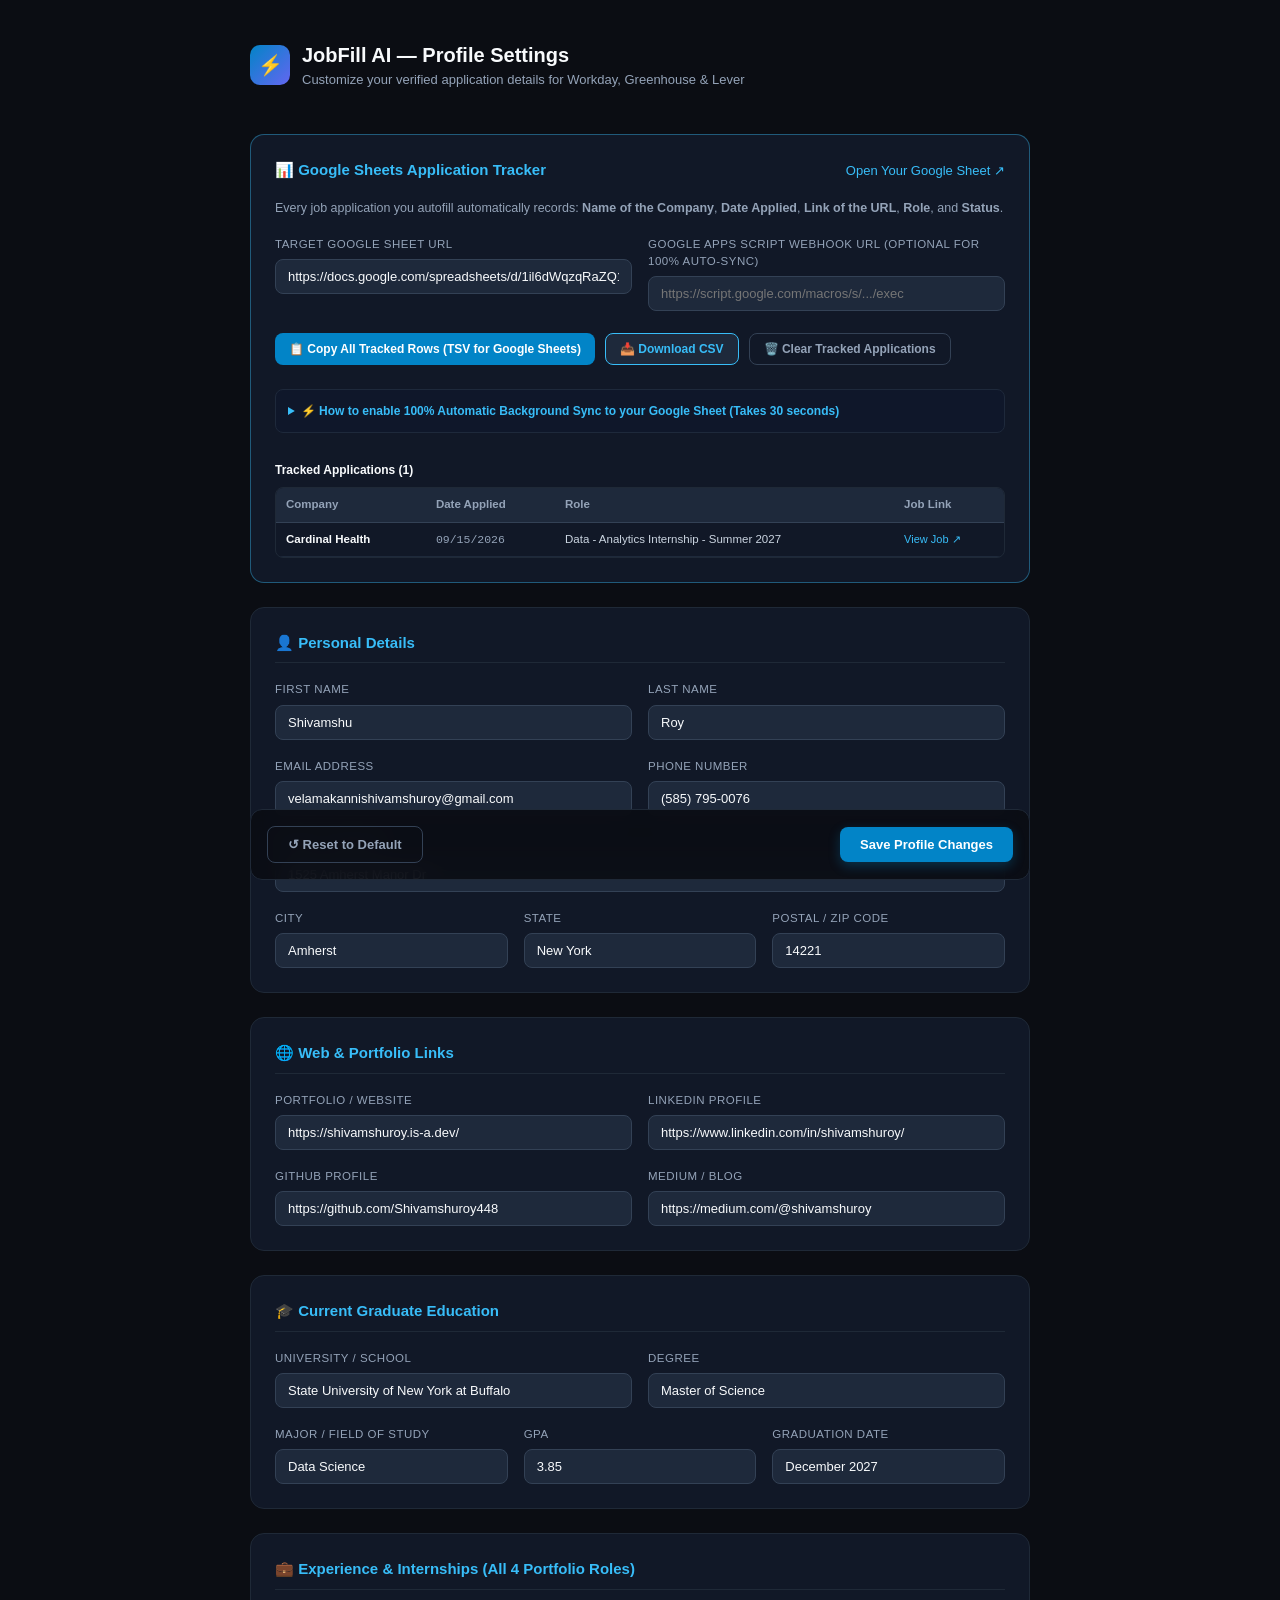
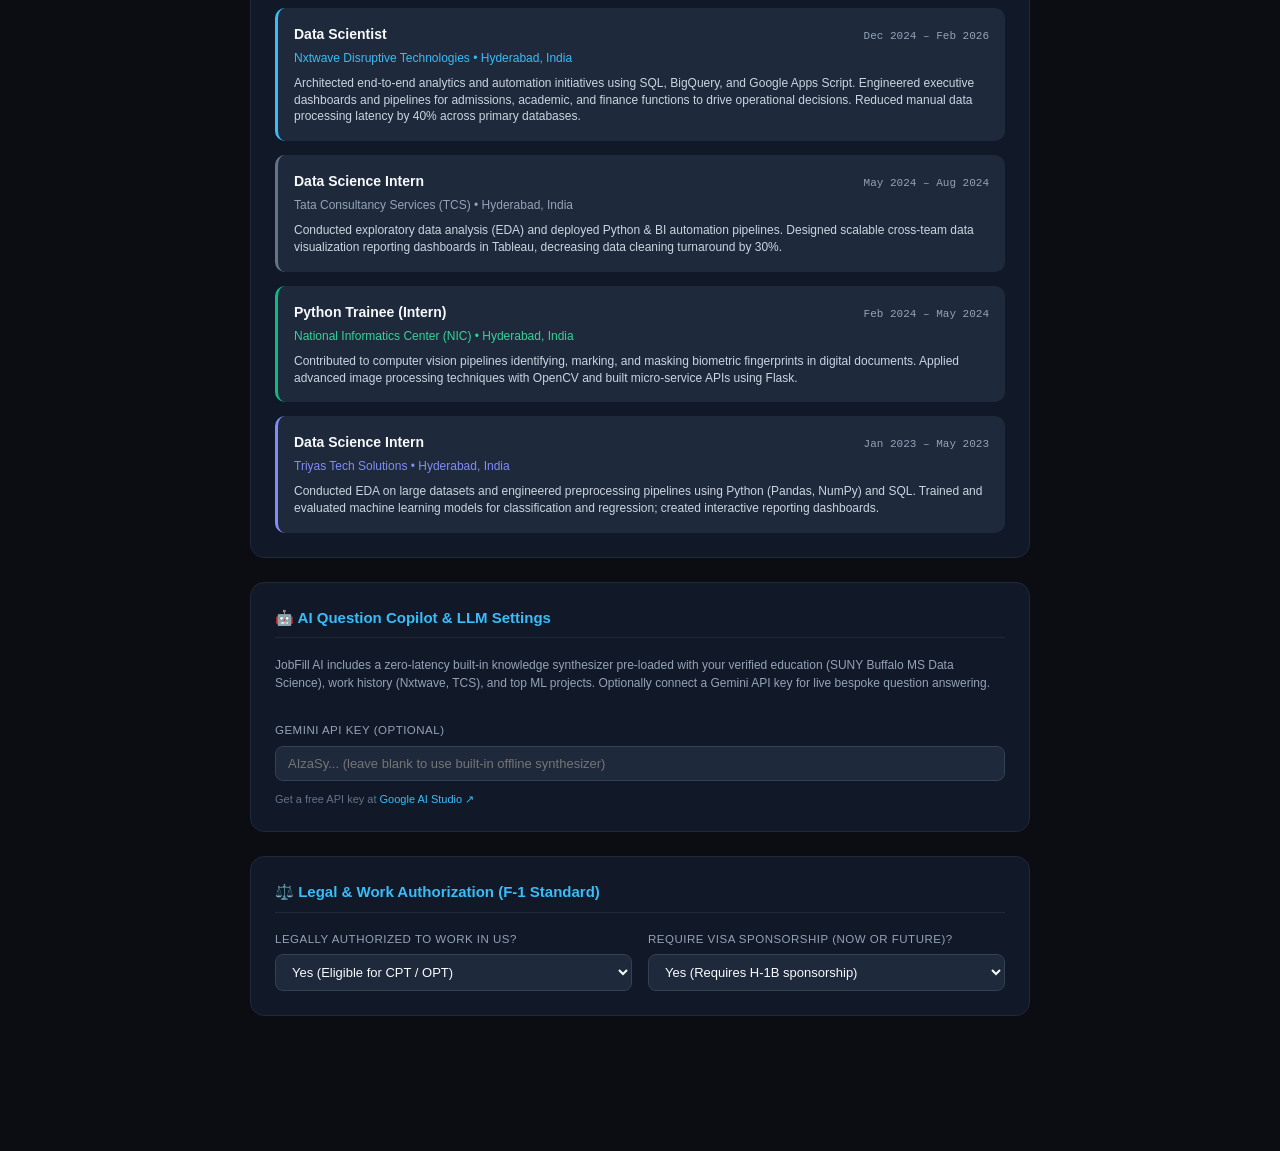
<file: options.html>
<!DOCTYPE html>
<html lang="en">
<head>
  <meta charset="UTF-8">
  <title>JobFill AI — Profile &amp; Application Settings</title>
  <style>
    :root {
      --bg: #0b0d13;
      --card-bg: #111827;
      --border: #1f2937;
      --text: #f8fafc;
      --muted: #94a3b8;
      --primary: #0284c7;
      --accent: #38bdf8;
    }
    * { box-sizing: border-box; margin: 0; padding: 0; }
    body {
      background: var(--bg);
      color: var(--text);
      font-family: -apple-system, BlinkMacSystemFont, "Segoe UI", Roboto, sans-serif;
      padding: 40px 20px;
      line-height: 1.5;
    }
    .container {
      max-width: 780px;
      margin: 0 auto;
      display: flex;
      flex-direction: column;
      gap: 24px;
    }
    .header {
      display: flex;
      align-items: center;
      justify-content: space-between;
      border-b: 1px solid var(--border);
      padding-bottom: 20px;
    }
    .brand {
      display: flex;
      align-items: center;
      gap: 12px;
    }
    .logo {
      width: 40px;
      height: 40px;
      border-radius: 10px;
      background: linear-gradient(135deg, #0284c7, #6366f1);
      display: flex;
      align-items: center;
      justify-content: center;
      font-size: 20px;
    }
    .title { font-size: 20px; font-weight: 700; color: var(--text); }
    .subtitle { font-size: 13px; color: var(--muted); }
    .card {
      background: var(--card-bg);
      border: 1px solid var(--border);
      border-radius: 14px;
      padding: 24px;
      display: flex;
      flex-direction: column;
      gap: 18px;
    }
    .card-title {
      font-size: 15px;
      font-weight: 600;
      color: var(--accent);
      border-bottom: 1px solid var(--border);
      padding-bottom: 8px;
    }
    .grid-2 {
      display: grid;
      grid-template-columns: 1fr 1fr;
      gap: 16px;
    }
    .grid-3 {
      display: grid;
      grid-template-columns: 1fr 1fr 1fr;
      gap: 16px;
    }
    .field {
      display: flex;
      flex-direction: column;
      gap: 6px;
    }
    label {
      font-size: 11.5px;
      font-weight: 500;
      color: var(--muted);
      text-transform: uppercase;
      letter-spacing: 0.5px;
    }
    input, select, textarea {
      background: #1e293b;
      border: 1px solid #334155;
      color: var(--text);
      padding: 9px 12px;
      border-radius: 8px;
      font-size: 13px;
      outline: none;
      transition: border-color 0.2s;
    }
    input:focus, select:focus, textarea:focus {
      border-color: var(--accent);
    }
    .actions {
      display: flex;
      justify-content: space-between;
      align-items: center;
      position: sticky;
      bottom: 20px;
      background: rgba(11, 13, 19, 0.9);
      backdrop-filter: blur(10px);
      padding: 16px;
      border-radius: 12px;
      border: 1px solid var(--border);
    }
    .btn {
      padding: 10px 20px;
      border-radius: 8px;
      font-size: 13px;
      font-weight: 600;
      cursor: pointer;
      border: none;
      transition: all 0.2s;
    }
    .btn-save {
      background: #0284c7;
      color: white;
      box-shadow: 0 4px 12px rgba(2, 132, 199, 0.3);
    }
    .btn-save:hover { background: #0369a1; }
    .btn-reset {
      background: transparent;
      color: var(--muted);
      border: 1px solid #334155;
    }
    .btn-reset:hover { color: #f87171; border-color: #f87171; }
    .toast {
      color: #34d399;
      font-size: 12px;
      font-weight: 500;
      opacity: 0;
      transition: opacity 0.3s ease;
    }
    .toast.show { opacity: 1; }
  </style>
</head>
<body>
  <div class="container">
    <header class="header">
      <div class="brand">
        <div class="logo">⚡</div>
        <div>
          <h1 class="title">JobFill AI — Profile Settings</h1>
          <p class="subtitle">Customize your verified application details for Workday, Greenhouse &amp; Lever</p>
        </div>
      </div>
    </header>

    <!-- Google Sheets Application Tracker & Sync Card -->
    <div class="card" style="border-color: rgba(56, 189, 248, 0.4);">
      <div style="display: flex; justify-content: space-between; align-items: baseline;">
        <h2 class="card-title" style="border-bottom: none; padding-bottom: 0;">📊 Google Sheets Application Tracker</h2>
        <a href="https://docs.google.com/spreadsheets/d/1il6dWqzqRaZQ1fFpsBXPlZcMnh_GO5M1YcRDlKI8nrA/edit?usp=sharing" target="_blank" style="color: #38bdf8; font-size: 13px; text-decoration: none; font-weight: 500;">
          Open Your Google Sheet &nearr;
        </a>
      </div>
      <p style="font-size: 12.5px; color: #94a3b8; line-height: 1.5;">
        Every job application you autofill automatically records: <b>Name of the Company</b>, <b>Date Applied</b>, <b>Link of the URL</b>, <b>Role</b>, and <b>Status</b>.
      </p>

      <div class="grid-2">
        <div class="field">
          <label>Target Google Sheet URL</label>
          <input type="text" id="t-sheetUrl" value="https://docs.google.com/spreadsheets/d/1il6dWqzqRaZQ1fFpsBXPlZcMnh_GO5M1YcRDlKI8nrA/edit?usp=sharing">
        </div>
        <div class="field">
          <label>Google Apps Script Webhook URL (Optional for 100% Auto-Sync)</label>
          <input type="text" id="t-webhookUrl" placeholder="https://script.google.com/macros/s/.../exec">
        </div>
      </div>

      <!-- Quick Actions for Google Sheets -->
      <div style="display: flex; gap: 10px; flex-wrap: wrap; margin-top: 4px;">
        <button type="button" id="t-btn-copy-tsv" class="btn" style="background: #0284c7; color: white; padding: 8px 14px; font-size: 12px;">
          📋 Copy All Tracked Rows (TSV for Google Sheets)
        </button>
        <button type="button" id="t-btn-download-csv" class="btn" style="background: #1e293b; color: #38bdf8; border: 1px solid #38bdf8; padding: 8px 14px; font-size: 12px;">
          📥 Download CSV
        </button>
        <button type="button" id="t-btn-clear" class="btn" style="background: transparent; color: #94a3b8; border: 1px solid #334155; padding: 8px 14px; font-size: 12px;">
          🗑️ Clear Tracked Applications
        </button>
      </div>

      <!-- Apps Script Webhook Instructions Accordion -->
      <details style="background: #0f172a; border: 1px solid #1e293b; border-radius: 8px; padding: 12px; margin-top: 6px;">
        <summary style="cursor: pointer; font-size: 12px; font-weight: 600; color: #38bdf8; user-select: none;">
          ⚡ How to enable 100% Automatic Background Sync to your Google Sheet (Takes 30 seconds)
        </summary>
        <div style="margin-top: 12px; font-size: 12px; color: #cbd5e1; line-height: 1.6; display: flex; flex-direction: column; gap: 8px;">
          <p>1. Open your <a href="https://docs.google.com/spreadsheets/d/1il6dWqzqRaZQ1fFpsBXPlZcMnh_GO5M1YcRDlKI8nrA/edit?usp=sharing" target="_blank" style="color: #38bdf8;">Google Sheet</a>.</p>
          <p>2. In the top menu bar, click <b>Extensions &gt; Apps Script</b>.</p>
          <p>3. Delete any default code in the editor, and paste this script:</p>
          <div style="position: relative;">
            <pre id="apps-script-code" style="background: #020617; border: 1px solid #334155; border-radius: 6px; padding: 10px; font-family: monospace; font-size: 11px; overflow-x: auto; color: #38bdf8;">function doPost(e) {
  try {
    var sheet = SpreadsheetApp.getActiveSpreadsheet().getActiveSheet();
    var data = JSON.parse(e.postData.contents);
    if (sheet.getLastRow() === 0) {
      sheet.appendRow(["Name of the Company", "Date Applied", "Link of the URL", "Role", "Status"]);
    }
    sheet.appendRow([
      data.company || "Unknown",
      data.dateApplied || Utilities.formatDate(new Date(), "GMT-4", "MM/dd/yyyy"),
      data.url || "",
      data.role || "",
      data.status || "Applied"
    ]);
    return ContentService.createTextOutput(JSON.stringify({ result: "success" })).setMimeType(ContentService.MimeType.JSON);
  } catch (err) {
    return ContentService.createTextOutput(JSON.stringify({ error: err.toString() })).setMimeType(ContentService.MimeType.JSON);
  }
}</pre>
            <button type="button" id="btn-copy-script" style="position: absolute; top: 8px; right: 8px; background: #1e293b; color: #f8fafc; border: 1px solid #475569; border-radius: 4px; padding: 3px 8px; font-size: 10px; cursor: pointer;">
              Copy Code
            </button>
          </div>
          <p>4. In the Apps Script top-right, click <b>Deploy &gt; New deployment</b>.</p>
          <p>5. Click the gear icon ⚙️ next to "Select type" &gt; choose <b>Web app</b>.</p>
          <p>6. Set <b>Execute as: Me</b> and <b>Who has access: Anyone</b>. Click <b>Deploy</b>.</p>
          <p>7. Copy the <b>Web App URL</b> (ends in <code>/exec</code>) and paste it into the Webhook URL field above!</p>
        </div>
      </details>

      <!-- Tracked History Table -->
      <div style="margin-top: 10px;">
        <div style="font-size: 12px; font-weight: 600; color: #f8fafc; margin-bottom: 8px;">
          Tracked Applications (<span id="t-app-count">0</span>)
        </div>
        <div style="max-height: 180px; overflow-y: auto; border: 1px solid #1f2937; border-radius: 8px;">
          <table style="width: 100%; border-collapse: collapse; font-size: 11.5px; text-align: left;">
            <thead>
              <tr style="background: #1e293b; color: #94a3b8; border-bottom: 1px solid #334155;">
                <th style="padding: 8px 10px;">Company</th>
                <th style="padding: 8px 10px;">Date Applied</th>
                <th style="padding: 8px 10px;">Role</th>
                <th style="padding: 8px 10px;">Job Link</th>
              </tr>
            </thead>
            <tbody id="t-app-tbody">
              <!-- Rendered dynamically -->
            </tbody>
          </table>
        </div>
      </div>
    </div>

    <!-- Personal Info -->
    <div class="card">
      <h2 class="card-title">👤 Personal Details</h2>
      <div class="grid-2">
        <div class="field">
          <label>First Name</label>
          <input type="text" id="p-firstName">
        </div>
        <div class="field">
          <label>Last Name</label>
          <input type="text" id="p-lastName">
        </div>
      </div>
      <div class="grid-2">
        <div class="field">
          <label>Email Address</label>
          <input type="email" id="p-email">
        </div>
        <div class="field">
          <label>Phone Number</label>
          <input type="tel" id="p-phone">
        </div>
      </div>
      <div class="field">
        <label>Street Address</label>
        <input type="text" id="p-address">
      </div>
      <div class="grid-3">
        <div class="field">
          <label>City</label>
          <input type="text" id="p-city">
        </div>
        <div class="field">
          <label>State</label>
          <input type="text" id="p-state">
        </div>
        <div class="field">
          <label>Postal / ZIP Code</label>
          <input type="text" id="p-postal">
        </div>
      </div>
    </div>

    <!-- Web & Social Links -->
    <div class="card">
      <h2 class="card-title">🌐 Web &amp; Portfolio Links</h2>
      <div class="grid-2">
        <div class="field">
          <label>Portfolio / Website</label>
          <input type="url" id="p-website">
        </div>
        <div class="field">
          <label>LinkedIn Profile</label>
          <input type="url" id="p-linkedin">
        </div>
      </div>
      <div class="grid-2">
        <div class="field">
          <label>GitHub Profile</label>
          <input type="url" id="p-github">
        </div>
        <div class="field">
          <label>Medium / Blog</label>
          <input type="url" id="p-medium">
        </div>
      </div>
    </div>

    <!-- Education -->
    <div class="card">
      <h2 class="card-title">🎓 Current Graduate Education</h2>
      <div class="grid-2">
        <div class="field">
          <label>University / School</label>
          <input type="text" id="p-school">
        </div>
        <div class="field">
          <label>Degree</label>
          <input type="text" id="p-degree">
        </div>
      </div>
      <div class="grid-3">
        <div class="field">
          <label>Major / Field of Study</label>
          <input type="text" id="p-major">
        </div>
        <div class="field">
          <label>GPA</label>
          <input type="text" id="p-gpa">
        </div>
        <div class="field">
          <label>Graduation Date</label>
          <input type="text" id="p-gradDate" placeholder="e.g. Dec 2027">
        </div>
      </div>
    </div>

    <!-- Experience & Internships -->
    <div class="card">
      <h2 class="card-title">💼 Experience &amp; Internships (All 4 Portfolio Roles)</h2>
      <div id="experience-list" style="display: flex; flex-direction: column; gap: 14px;">
        <!-- Role 1: Nxtwave -->
        <div style="background: #1e293b; border-radius: 10px; padding: 16px; border-left: 3px solid #38bdf8;">
          <div style="display: flex; justify-content: space-between; align-items: baseline; margin-bottom: 4px;">
            <strong style="color: #f8fafc; font-size: 14px;">Data Scientist</strong>
            <span style="font-size: 11px; color: #94a3b8; font-family: monospace;">Dec 2024 &ndash; Feb 2026</span>
          </div>
          <p style="font-size: 12px; color: #38bdf8; margin-bottom: 8px;">Nxtwave Disruptive Technologies &bull; Hyderabad, India</p>
          <p style="font-size: 12px; color: #cbd5e1; line-height: 1.4;">Architected end-to-end analytics and automation initiatives using SQL, BigQuery, and Google Apps Script. Engineered executive dashboards and pipelines for admissions, academic, and finance functions to drive operational decisions. Reduced manual data processing latency by 40% across primary databases.</p>
        </div>

        <!-- Role 2: TCS -->
        <div style="background: #1e293b; border-radius: 10px; padding: 16px; border-left: 3px solid #64748b;">
          <div style="display: flex; justify-content: space-between; align-items: baseline; margin-bottom: 4px;">
            <strong style="color: #f8fafc; font-size: 14px;">Data Science Intern</strong>
            <span style="font-size: 11px; color: #94a3b8; font-family: monospace;">May 2024 &ndash; Aug 2024</span>
          </div>
          <p style="font-size: 12px; color: #94a3b8; margin-bottom: 8px;">Tata Consultancy Services (TCS) &bull; Hyderabad, India</p>
          <p style="font-size: 12px; color: #cbd5e1; line-height: 1.4;">Conducted exploratory data analysis (EDA) and deployed Python &amp; BI automation pipelines. Designed scalable cross-team data visualization reporting dashboards in Tableau, decreasing data cleaning turnaround by 30%.</p>
        </div>

        <!-- Role 3: NIC -->
        <div style="background: #1e293b; border-radius: 10px; padding: 16px; border-left: 3px solid #10b981;">
          <div style="display: flex; justify-content: space-between; align-items: baseline; margin-bottom: 4px;">
            <strong style="color: #f8fafc; font-size: 14px;">Python Trainee (Intern)</strong>
            <span style="font-size: 11px; color: #94a3b8; font-family: monospace;">Feb 2024 &ndash; May 2024</span>
          </div>
          <p style="font-size: 12px; color: #34d399; margin-bottom: 8px;">National Informatics Center (NIC) &bull; Hyderabad, India</p>
          <p style="font-size: 12px; color: #cbd5e1; line-height: 1.4;">Contributed to computer vision pipelines identifying, marking, and masking biometric fingerprints in digital documents. Applied advanced image processing techniques with OpenCV and built micro-service APIs using Flask.</p>
        </div>

        <!-- Role 4: Triyas -->
        <div style="background: #1e293b; border-radius: 10px; padding: 16px; border-left: 3px solid #818cf8;">
          <div style="display: flex; justify-content: space-between; align-items: baseline; margin-bottom: 4px;">
            <strong style="color: #f8fafc; font-size: 14px;">Data Science Intern</strong>
            <span style="font-size: 11px; color: #94a3b8; font-family: monospace;">Jan 2023 &ndash; May 2023</span>
          </div>
          <p style="font-size: 12px; color: #818cf8; margin-bottom: 8px;">Triyas Tech Solutions &bull; Hyderabad, India</p>
          <p style="font-size: 12px; color: #cbd5e1; line-height: 1.4;">Conducted EDA on large datasets and engineered preprocessing pipelines using Python (Pandas, NumPy) and SQL. Trained and evaluated machine learning models for classification and regression; created interactive reporting dashboards.</p>
        </div>
      </div>
    </div>

    <!-- AI Question Copilot Settings -->
    <div class="card">
      <h2 class="card-title">🤖 AI Question Copilot &amp; LLM Settings</h2>
      <p style="font-size: 12px; color: #94a3b8; margin-bottom: 12px;">
        JobFill AI includes a zero-latency built-in knowledge synthesizer pre-loaded with your verified education (SUNY Buffalo MS Data Science), work history (Nxtwave, TCS), and top ML projects. Optionally connect a Gemini API key for live bespoke question answering.
      </p>
      <div class="field">
        <label>Gemini API Key (Optional)</label>
        <input type="password" id="opt-gemini-key" placeholder="AIzaSy... (leave blank to use built-in offline synthesizer)">
        <span style="font-size: 11px; color: #64748b; margin-top: 4px;">Get a free API key at <a href="https://aistudio.google.com/app/apikey" target="_blank" style="color: #38bdf8; text-decoration: none;">Google AI Studio &nearr;</a></span>
      </div>
    </div>

    <!-- Legal & Work Authorization -->
    <div class="card">
      <h2 class="card-title">⚖️ Legal &amp; Work Authorization (F-1 Standard)</h2>
      <div class="grid-2">
        <div class="field">
          <label>Legally Authorized to work in US?</label>
          <select id="p-authUS">
            <option value="Yes">Yes (Eligible for CPT / OPT)</option>
            <option value="No">No</option>
          </select>
        </div>
        <div class="field">
          <label>Require Visa Sponsorship (Now or Future)?</label>
          <select id="p-sponsor">
            <option value="Yes">Yes (Requires H-1B sponsorship)</option>
            <option value="No">No</option>
          </select>
        </div>
      </div>
    </div>

    <!-- Save & Reset Action Bar -->
    <div class="actions">
      <button id="btn-reset" class="btn btn-reset">↺ Reset to Default</button>
      <div style="display: flex; align-items: center; gap: 12px;">
        <span id="toast" class="toast">✓ Profile Saved Successfully!</span>
        <button id="btn-save" class="btn btn-save">Save Profile Changes</button>
      </div>
    </div>
  </div>

  <script src="profile-data.js"></script>
  <script src="options.js"></script>
</body>
</html>
</file>
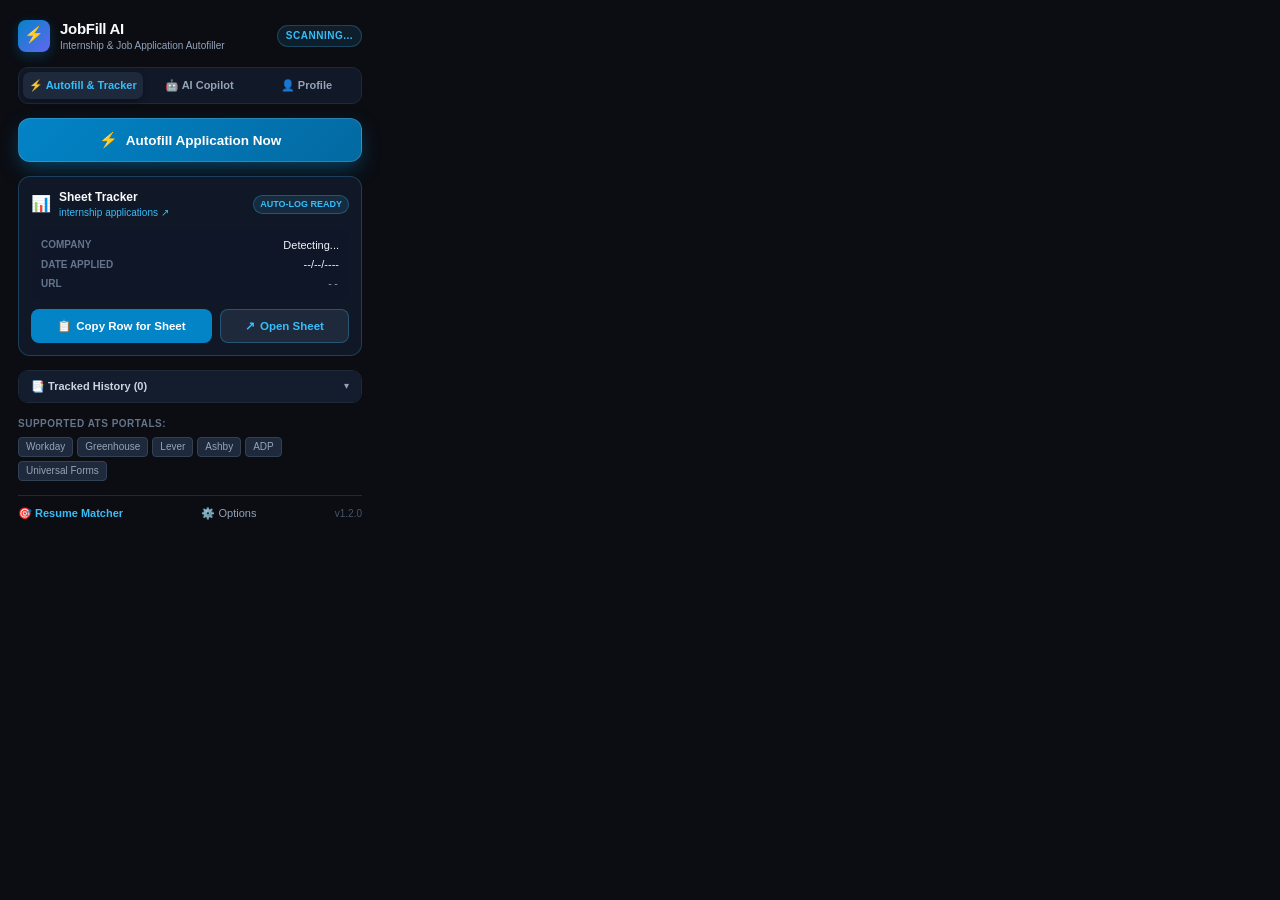
<file: popup.html>
<!DOCTYPE html>
<html lang="en">
<head>
  <meta charset="UTF-8">
  <title>JobFill AI</title>
  <link rel="stylesheet" href="popup.css">
</head>
<body>
  <div class="popup-container">
    <!-- Header -->
    <header class="header">
      <div class="brand">
        <div class="logo">⚡</div>
        <div>
          <h1 class="title">JobFill AI</h1>
          <p class="subtitle">Internship &amp; Job Application Autofiller</p>
        </div>
      </div>
      <span id="platform-badge" class="badge">Scanning...</span>
    </header>

    <!-- Navigation Tabs -->
    <div class="nav-tabs">
      <button class="nav-tab active" data-tab="tab-autofill">⚡ Autofill &amp; Tracker</button>
      <button class="nav-tab" data-tab="tab-copilot">🤖 AI Copilot</button>
      <button class="nav-tab" data-tab="tab-profile">👤 Profile</button>
    </div>

    <!-- TAB 1: AUTOFILL & TRACKER -->
    <div id="tab-autofill" class="tab-content active">
      <!-- Main Action -->
      <div class="action-section">
        <button id="btn-autofill" class="btn-primary">
          <span class="btn-icon">⚡</span>
          <span class="btn-text">Autofill Application Now</span>
        </button>
        <div id="status-message" class="status-message hidden"></div>
      </div>

      <!-- Google Sheets Application Tracker Card -->
      <div class="tracker-card">
        <div class="tracker-header">
          <div class="tracker-title-wrap">
            <span class="tracker-icon">📊</span>
            <div>
              <div class="tracker-title">Sheet Tracker</div>
              <div class="tracker-sheet-name"><a href="https://docs.google.com/spreadsheets/d/1il6dWqzqRaZQ1fFpsBXPlZcMnh_GO5M1YcRDlKI8nrA/edit?usp=sharing" target="_blank" class="sheet-link" title="Open Google Sheet">internship applications &nearr;</a></div>
            </div>
          </div>
          <span id="tracker-sync-status" class="tracker-badge">Auto-Log Ready</span>
        </div>

        <div class="tracker-detected">
          <div class="detected-row">
            <span class="detected-label">Company</span>
            <span id="detected-company" class="detected-val">Detecting...</span>
          </div>
          <div class="detected-row">
            <span class="detected-label">Date Applied</span>
            <span id="detected-date" class="detected-val">--/--/----</span>
          </div>
          <div class="detected-row">
            <span class="detected-label">URL</span>
            <span id="detected-url" class="detected-val url-truncate">--</span>
          </div>
        </div>

        <div class="tracker-actions">
          <button id="btn-copy-sheet-row" class="btn-action" title="Copy row formatted for Google Sheet (splits columns automatically)">
            <span>📋</span><span>Copy Row for Sheet</span>
          </button>
          <a id="btn-open-sheet" href="https://docs.google.com/spreadsheets/d/1il6dWqzqRaZQ1fFpsBXPlZcMnh_GO5M1YcRDlKI8nrA/edit?usp=sharing" target="_blank" class="btn-action-link" title="Open Google Sheet in new tab">
            <span>↗</span><span>Open Sheet</span>
          </a>
        </div>
      </div>

      <!-- Collapsible Tracked Applications History -->
      <div class="history-card">
        <div class="history-header" id="history-toggle">
          <span class="history-title">📑 Tracked History (<span id="history-count">0</span>)</span>
          <span class="history-arrow" id="history-arrow">▾</span>
        </div>
        <div class="history-body hidden" id="history-body">
          <div id="history-list" class="history-list"></div>
          <div class="history-actions">
            <button id="btn-copy-all-tsv" class="btn-ghost" title="Copy all tracked jobs formatted for Google Sheet">📋 Copy All (TSV)</button>
            <button id="btn-download-csv" class="btn-ghost" title="Download job_applications.csv">📥 Download CSV</button>
          </div>
        </div>
      </div>

      <!-- Supported Portals List -->
      <div class="supported-section">
        <span class="supported-label">Supported ATS Portals:</span>
        <div class="ats-tags">
          <span class="ats-tag">Workday</span>
          <span class="ats-tag">Greenhouse</span>
          <span class="ats-tag">Lever</span>
          <span class="ats-tag">Ashby</span>
          <span class="ats-tag">ADP</span>
          <span class="ats-tag">Universal Forms</span>
        </div>
      </div>
    </div>

    <!-- TAB 2: AI QUESTION COPILOT -->
    <div id="tab-copilot" class="tab-content hidden">
      <!-- In-Page Questions Section -->
      <div class="copilot-section">
        <div class="copilot-section-header">
          <span class="copilot-section-title">🔍 Current Page Questions</span>
          <button id="btn-scan-page" class="btn-mini">Scan Page</button>
        </div>
        <div id="scanned-questions-list" class="scanned-list">
          <div class="empty-state">Click "Scan Page" to find questions on the active tab, or type a custom question below.</div>
        </div>
      </div>

      <!-- Custom Question Generator -->
      <div class="copilot-section">
        <div class="copilot-section-header">
          <span class="copilot-section-title">✍️ Ask Any Application Question</span>
        </div>
        <textarea id="custom-question-input" class="copilot-input" placeholder="e.g. Do you want to tell us anything else about yourself?"></textarea>
        
        <!-- Quick Question Chips -->
        <div class="chips-row">
          <button class="chip" data-q="Do you want to tell us anything else about yourself?">Tell about yourself</button>
          <button class="chip" data-q="Why do you want to work at this company?">Why this company?</button>
          <button class="chip" data-q="Describe a challenging technical project you worked on.">Challenging project</button>
          <button class="chip" data-q="What are your salary expectations?">Salary expectations</button>
          <button class="chip" data-q="Are you willing to relocate?">Relocation</button>
        </div>

        <!-- Style Selector -->
        <div class="style-selector">
          <label><input type="radio" name="copilot-style" value="comprehensive" checked> Comprehensive</label>
          <label><input type="radio" name="copilot-style" value="concise"> Concise</label>
          <label><input type="radio" name="copilot-style" value="technical"> Technical</label>
        </div>

        <button id="btn-generate-answer" class="btn-primary copilot-btn">
          <span>✨</span><span>Generate Answer for Shivamshu</span>
        </button>

        <div id="generated-answer-container" class="generated-container hidden">
          <div class="generated-header">
            <span id="generated-badge" class="badge">AI Answer</span>
            <button id="btn-copy-answer" class="btn-mini">📋 Copy</button>
          </div>
          <textarea id="generated-answer-text" class="generated-textarea" readonly></textarea>
        </div>
      </div>

      <!-- AI Settings (Optional Gemini Key) -->
      <div class="api-key-card">
        <div class="api-key-header">
          <span>🔑 Gemini API Key (Optional)</span>
        </div>
        <div class="api-key-row">
          <input type="password" id="input-gemini-key" class="api-key-input" placeholder="AIzaSy... (optional for live generation)">
          <button id="btn-save-key" class="btn-mini">Save</button>
        </div>
        <div class="api-key-hint">Leave empty to use built-in offline knowledge synthesizer.</div>
      </div>
    </div>

    <!-- TAB 3: PROFILE -->
    <div id="tab-profile" class="tab-content hidden">
      <!-- Candidate Profile Card -->
      <div class="profile-card">
        <div class="profile-header">
          <div class="avatar">SR</div>
          <div class="profile-meta">
            <h2 id="card-name" class="profile-name">Shivamshu Roy Velamakanni</h2>
            <p class="profile-program">MS in Data Science &bull; SUNY Buffalo (3.85 GPA)</p>
          </div>
        </div>

        <div class="profile-details">
          <div class="detail-row">
            <span class="detail-label">Email</span>
            <span id="card-email" class="detail-value">velamakannishivamshuroy@gmail.com</span>
          </div>
          <div class="detail-row">
            <span class="detail-label">Phone</span>
            <span class="detail-value">(585) 795-0076</span>
          </div>
          <div class="detail-row">
            <span class="detail-label">Location</span>
            <span class="detail-value">Amherst, NY 14221</span>
          </div>
          <div class="detail-row">
            <span class="detail-label">Portfolio</span>
            <a href="https://shivamshuroy.is-a.dev/" target="_blank" class="detail-link">shivamshuroy.is-a.dev &nearr;</a>
          </div>
          <div class="detail-row">
            <span class="detail-label">Experience</span>
            <span class="detail-value">4 Roles &bull; Nxtwave, TCS, NIC, Triyas</span>
          </div>
          <div class="detail-row">
            <span class="detail-label">Work Auth</span>
            <span class="detail-value">US Authorized (CPT/OPT) &bull; Needs Sponsorship</span>
          </div>
        </div>
      </div>

      <div class="profile-actions">
        <button id="btn-open-options-full" class="btn-action" style="width: 100%;">
          <span>⚙️</span><span>Edit Profile &amp; Custom Rules</span>
        </button>
      </div>
    </div>

    <!-- Footer Links -->
    <footer class="footer">
      <a href="#" id="link-resume-sync" class="footer-link" style="color: #38bdf8; font-weight: 600;">🎯 Resume Matcher</a>
      <a href="#" id="link-options" class="footer-link">⚙️ Options</a>
      <span class="footer-version">v1.2.0</span>
    </footer>
  </div>

  <script src="profile-data.js"></script>
  <script src="ai-copilot.js"></script>
  <script src="autofill-core.js"></script>
  <script src="popup.js"></script>
</body>
</html>
</file>
<file: popup.css>
/* JobFill AI — Popup Styles */

* {
  margin: 0;
  padding: 0;
  box-sizing: border-box;
}

body {
  width: 380px;
  background-color: #0b0d13;
  color: #f1f5f9;
  font-family: -apple-system, BlinkMacSystemFont, "Segoe UI", Roboto, Helvetica, Arial, sans-serif;
  font-size: 13px;
  line-height: 1.4;
  user-select: none;
}

.popup-container {
  padding: 18px;
  display: flex;
  flex-direction: column;
  gap: 14px;
}

/* Header */
.header {
  display: flex;
  align-items: center;
  justify-content: space-between;
}

.brand {
  display: flex;
  align-items: center;
  gap: 10px;
}

.logo {
  width: 32px;
  height: 32px;
  border-radius: 8px;
  background: linear-gradient(135deg, #0284c7, #6366f1);
  display: flex;
  align-items: center;
  justify-content: center;
  font-size: 16px;
  box-shadow: 0 4px 12px rgba(2, 132, 199, 0.3);
}

.title {
  font-size: 15px;
  font-weight: 700;
  letter-spacing: -0.3px;
  color: #f8fafc;
}

.subtitle {
  font-size: 10px;
  color: #94a3b8;
  font-weight: 400;
}

.badge {
  font-size: 10px;
  font-weight: 600;
  padding: 3px 8px;
  border-radius: 9999px;
  background: rgba(56, 189, 248, 0.1);
  color: #38bdf8;
  border: 1px solid rgba(56, 189, 248, 0.25);
  text-transform: uppercase;
  letter-spacing: 0.5px;
}

.badge.detected {
  background: rgba(16, 185, 129, 0.1);
  color: #34d399;
  border-color: rgba(16, 185, 129, 0.3);
}

/* Action Button */
.action-section {
  display: flex;
  flex-direction: column;
  gap: 8px;
}

.btn-primary {
  display: flex;
  align-items: center;
  justify-content: center;
  gap: 8px;
  width: 100%;
  padding: 12px 18px;
  border-radius: 12px;
  background: linear-gradient(135deg, #0284c7 0%, #0369a1 100%);
  color: #ffffff;
  font-size: 13.5px;
  font-weight: 600;
  border: 1px solid rgba(255, 255, 255, 0.15);
  box-shadow: 0 8px 20px -4px rgba(2, 132, 199, 0.5);
  cursor: pointer;
  transition: all 0.2s cubic-bezier(0.16, 1, 0.3, 1);
}

.btn-primary:hover {
  background: linear-gradient(135deg, #0ea5e9 0%, #0284c7 100%);
  transform: translateY(-1px);
  box-shadow: 0 12px 24px -4px rgba(2, 132, 199, 0.6);
}

.btn-primary:active {
  transform: translateY(1px);
}

.btn-icon {
  font-size: 15px;
}

.status-message {
  padding: 8px 12px;
  border-radius: 8px;
  font-size: 11.5px;
  text-align: center;
  background: rgba(16, 185, 129, 0.1);
  border: 1px solid rgba(16, 185, 129, 0.25);
  color: #6ee7b7;
}

.status-message.hidden {
  display: none;
}

.status-message.warn {
  background: rgba(245, 158, 11, 0.1);
  border-color: rgba(245, 158, 11, 0.25);
  color: #fcd34d;
}

/* Profile Card */
.profile-card {
  background: #111827;
  border: 1px solid #1f2937;
  border-radius: 12px;
  padding: 12px;
  display: flex;
  flex-direction: column;
  gap: 10px;
}

.profile-header {
  display: flex;
  align-items: center;
  gap: 10px;
}

.avatar {
  width: 32px;
  height: 32px;
  border-radius: 8px;
  background: rgba(255, 255, 255, 0.08);
  color: #38bdf8;
  display: flex;
  align-items: center;
  justify-content: center;
  font-size: 11px;
  font-weight: 700;
  border: 1px solid rgba(255, 255, 255, 0.1);
}

.profile-name {
  font-size: 12.5px;
  font-weight: 600;
  color: #f8fafc;
}

.profile-program {
  font-size: 10.5px;
  color: #94a3b8;
}

.profile-details {
  border-top: 1px solid #1f2937;
  padding-top: 8px;
  display: flex;
  flex-direction: column;
  gap: 5px;
}

.detail-row {
  display: flex;
  justify-content: space-between;
  align-items: center;
  font-size: 11px;
}

.detail-label {
  color: #64748b;
}

.detail-value {
  color: #cbd5e1;
  font-weight: 500;
  max-width: 210px;
  overflow: hidden;
  text-overflow: ellipsis;
  white-space: nowrap;
}

.detail-link {
  color: #38bdf8;
  text-decoration: none;
  font-weight: 500;
}

.detail-link:hover {
  text-decoration: underline;
}

/* Supported Section */
.supported-section {
  display: flex;
  flex-direction: column;
  gap: 6px;
}

.supported-label {
  font-size: 10px;
  text-transform: uppercase;
  letter-spacing: 0.5px;
  color: #64748b;
  font-weight: 600;
}

.ats-tags {
  display: flex;
  flex-wrap: wrap;
  gap: 4px;
}

.ats-tag {
  font-size: 10px;
  padding: 2px 7px;
  border-radius: 4px;
  background: #1e293b;
  color: #94a3b8;
  border: 1px solid #334155;
}

/* Tracker Card */
.tracker-card {
  background: #101726;
  border: 1px solid rgba(56, 189, 248, 0.25);
  border-radius: 12px;
  padding: 12px;
  display: flex;
  flex-direction: column;
  gap: 10px;
}

.tracker-header {
  display: flex;
  align-items: center;
  justify-content: space-between;
}

.tracker-title-wrap {
  display: flex;
  align-items: center;
  gap: 8px;
}

.tracker-icon {
  font-size: 16px;
}

.tracker-title {
  font-size: 12px;
  font-weight: 700;
  color: #f8fafc;
}

.tracker-sheet-name {
  font-size: 10px;
  color: #94a3b8;
}

.sheet-link {
  color: #38bdf8;
  text-decoration: none;
  font-weight: 500;
}

.sheet-link:hover {
  text-decoration: underline;
}

.tracker-badge {
  font-size: 9px;
  padding: 2px 6px;
  border-radius: 9999px;
  background: rgba(56, 189, 248, 0.12);
  color: #38bdf8;
  border: 1px solid rgba(56, 189, 248, 0.3);
  font-weight: 600;
  text-transform: uppercase;
}

.tracker-detected {
  background: rgba(15, 23, 42, 0.6);
  border-radius: 8px;
  padding: 8px 10px;
  display: flex;
  flex-direction: column;
  gap: 4px;
}

.detected-row {
  display: flex;
  justify-content: space-between;
  align-items: center;
  font-size: 11px;
}

.detected-label {
  color: #64748b;
  font-size: 10px;
  text-transform: uppercase;
  font-weight: 600;
}

.detected-val {
  color: #f1f5f9;
  font-weight: 500;
  text-align: right;
  max-width: 220px;
}

.url-truncate {
  overflow: hidden;
  text-overflow: ellipsis;
  white-space: nowrap;
  font-family: monospace;
  font-size: 10px;
  color: #94a3b8;
}

.tracker-actions {
  display: grid;
  grid-template-columns: 1.4fr 1fr;
  gap: 8px;
}

.btn-action {
  display: flex;
  align-items: center;
  justify-content: center;
  gap: 5px;
  background: #0284c7;
  color: #ffffff;
  border: none;
  border-radius: 8px;
  padding: 8px 10px;
  font-size: 11.5px;
  font-weight: 600;
  cursor: pointer;
  transition: all 0.2s;
}

.btn-action:hover {
  background: #0369a1;
}

.btn-action-link {
  display: flex;
  align-items: center;
  justify-content: center;
  gap: 5px;
  background: #1e293b;
  color: #38bdf8;
  border: 1px solid rgba(56, 189, 248, 0.3);
  border-radius: 8px;
  padding: 8px 10px;
  font-size: 11.5px;
  font-weight: 600;
  text-decoration: none;
  transition: all 0.2s;
}

.btn-action-link:hover {
  background: rgba(56, 189, 248, 0.15);
}

/* History Card */
.history-card {
  background: #111827;
  border: 1px solid #1f2937;
  border-radius: 10px;
  overflow: hidden;
}

.history-header {
  padding: 8px 12px;
  display: flex;
  justify-content: space-between;
  align-items: center;
  cursor: pointer;
  background: #141d2e;
}

.history-title {
  font-size: 11px;
  font-weight: 600;
  color: #cbd5e1;
}

.history-arrow {
  font-size: 10px;
  color: #94a3b8;
  transition: transform 0.2s;
}

.history-body {
  padding: 10px;
  display: flex;
  flex-direction: column;
  gap: 8px;
}

.history-body.hidden {
  display: none;
}

.history-list {
  max-height: 120px;
  overflow-y: auto;
  display: flex;
  flex-direction: column;
  gap: 6px;
}

.history-item {
  display: flex;
  justify-content: space-between;
  align-items: center;
  padding: 6px 8px;
  background: #1a2234;
  border-radius: 6px;
  font-size: 10.5px;
}

.history-item-company {
  font-weight: 600;
  color: #f1f5f9;
}

.history-item-date {
  color: #94a3b8;
  font-family: monospace;
  font-size: 10px;
}

.history-actions {
  display: flex;
  gap: 6px;
  border-top: 1px solid #1f2937;
  padding-top: 8px;
}

.btn-ghost {
  flex: 1;
  background: transparent;
  color: #94a3b8;
  border: 1px solid #334155;
  border-radius: 6px;
  padding: 5px 8px;
  font-size: 10px;
  font-weight: 500;
  cursor: pointer;
  transition: all 0.15s;
}

.btn-ghost:hover {
  color: #f1f5f9;
  border-color: #64748b;
  background: #1e293b;
}

/* Footer */
.footer {
  border-top: 1px solid #1f2937;
  padding-top: 10px;
  display: flex;
  justify-content: space-between;
  align-items: center;
}

.footer-link {
  color: #94a3b8;
  font-size: 11px;
  text-decoration: none;
  transition: color 0.2s;
}

.footer-link:hover {
  color: #38bdf8;
}

.footer-version {
  font-size: 10px;
  color: #475569;
}

/* Nav Tabs */
.nav-tabs {
  display: flex;
  gap: 6px;
  background: #111827;
  padding: 4px;
  border-radius: 10px;
  border: 1px solid #1f2937;
}

.nav-tab {
  flex: 1;
  background: transparent;
  border: none;
  color: #94a3b8;
  font-size: 11px;
  font-weight: 600;
  padding: 7px 6px;
  border-radius: 7px;
  cursor: pointer;
  transition: all 0.2s ease;
  white-space: nowrap;
}

.nav-tab:hover {
  color: #f8fafc;
}

.nav-tab.active {
  background: #1e293b;
  color: #38bdf8;
  box-shadow: 0 2px 6px rgba(0, 0, 0, 0.3);
}

.tab-content {
  display: flex;
  flex-direction: column;
  gap: 14px;
}

.tab-content.hidden {
  display: none !important;
}

/* Copilot Section */
.copilot-section {
  background: #111827;
  border: 1px solid #1f2937;
  border-radius: 12px;
  padding: 12px;
  display: flex;
  flex-direction: column;
  gap: 10px;
}

.copilot-section-header {
  display: flex;
  align-items: center;
  justify-content: space-between;
}

.copilot-section-title {
  font-size: 12px;
  font-weight: 700;
  color: #e2e8f0;
}

.btn-mini {
  padding: 4px 8px;
  background: #1e293b;
  color: #38bdf8;
  border: 1px solid #334155;
  border-radius: 6px;
  font-size: 10.5px;
  font-weight: 600;
  cursor: pointer;
  transition: all 0.15s ease;
}

.btn-mini:hover {
  background: #38bdf8;
  color: #0b0d13;
}

.scanned-list {
  display: flex;
  flex-direction: column;
  gap: 8px;
  max-height: 160px;
  overflow-y: auto;
}

.empty-state {
  font-size: 11.5px;
  color: #64748b;
  line-height: 1.4;
  padding: 8px 4px;
}

.copilot-input {
  width: 100%;
  box-sizing: border-box;
  background: #0b0d13;
  border: 1px solid #334155;
  border-radius: 8px;
  color: #f1f5f9;
  font-family: inherit;
  font-size: 11.5px;
  padding: 8px 10px;
  resize: vertical;
  min-height: 54px;
}

.copilot-input:focus {
  outline: none;
  border-color: #8b5cf6;
}

.chips-row {
  display: flex;
  flex-wrap: wrap;
  gap: 4px;
}

.chip {
  background: #1e293b;
  color: #94a3b8;
  border: 1px solid #334155;
  border-radius: 9999px;
  font-size: 10px;
  padding: 3px 8px;
  cursor: pointer;
  transition: all 0.15s ease;
}

.chip:hover {
  background: #334155;
  color: #f1f5f9;
  border-color: #8b5cf6;
}

.style-selector {
  display: flex;
  gap: 12px;
  font-size: 11px;
  color: #cbd5e1;
}

.style-selector label {
  display: flex;
  align-items: center;
  gap: 4px;
  cursor: pointer;
}

.copilot-btn {
  background: linear-gradient(135deg, #8b5cf6 0%, #6d28d9 100%) !important;
  color: #ffffff !important;
}

.copilot-btn:hover {
  background: linear-gradient(135deg, #a855f7 0%, #7c3aed 100%) !important;
}

.generated-container {
  display: flex;
  flex-direction: column;
  gap: 6px;
  margin-top: 4px;
}

.generated-header {
  display: flex;
  align-items: center;
  justify-content: space-between;
}

.generated-textarea {
  width: 100%;
  box-sizing: border-box;
  background: #0b0d13;
  border: 1px solid #8b5cf6;
  border-radius: 8px;
  color: #f1f5f9;
  font-family: inherit;
  font-size: 11.5px;
  line-height: 1.5;
  padding: 8px 10px;
  min-height: 90px;
  resize: vertical;
}

/* API Key Card */
.api-key-card {
  background: #111827;
  border: 1px solid #1f2937;
  border-radius: 10px;
  padding: 10px 12px;
  display: flex;
  flex-direction: column;
  gap: 6px;
}

.api-key-header {
  font-size: 11px;
  font-weight: 600;
  color: #94a3b8;
}

.api-key-row {
  display: flex;
  gap: 6px;
}

.api-key-input {
  flex: 1;
  background: #0b0d13;
  border: 1px solid #334155;
  border-radius: 6px;
  color: #f1f5f9;
  font-size: 11px;
  padding: 6px 8px;
}

.api-key-input:focus {
  outline: none;
  border-color: #38bdf8;
}

.api-key-hint {
  font-size: 9.5px;
  color: #64748b;
}

.profile-actions {
  margin-top: 4px;
}
</file>
